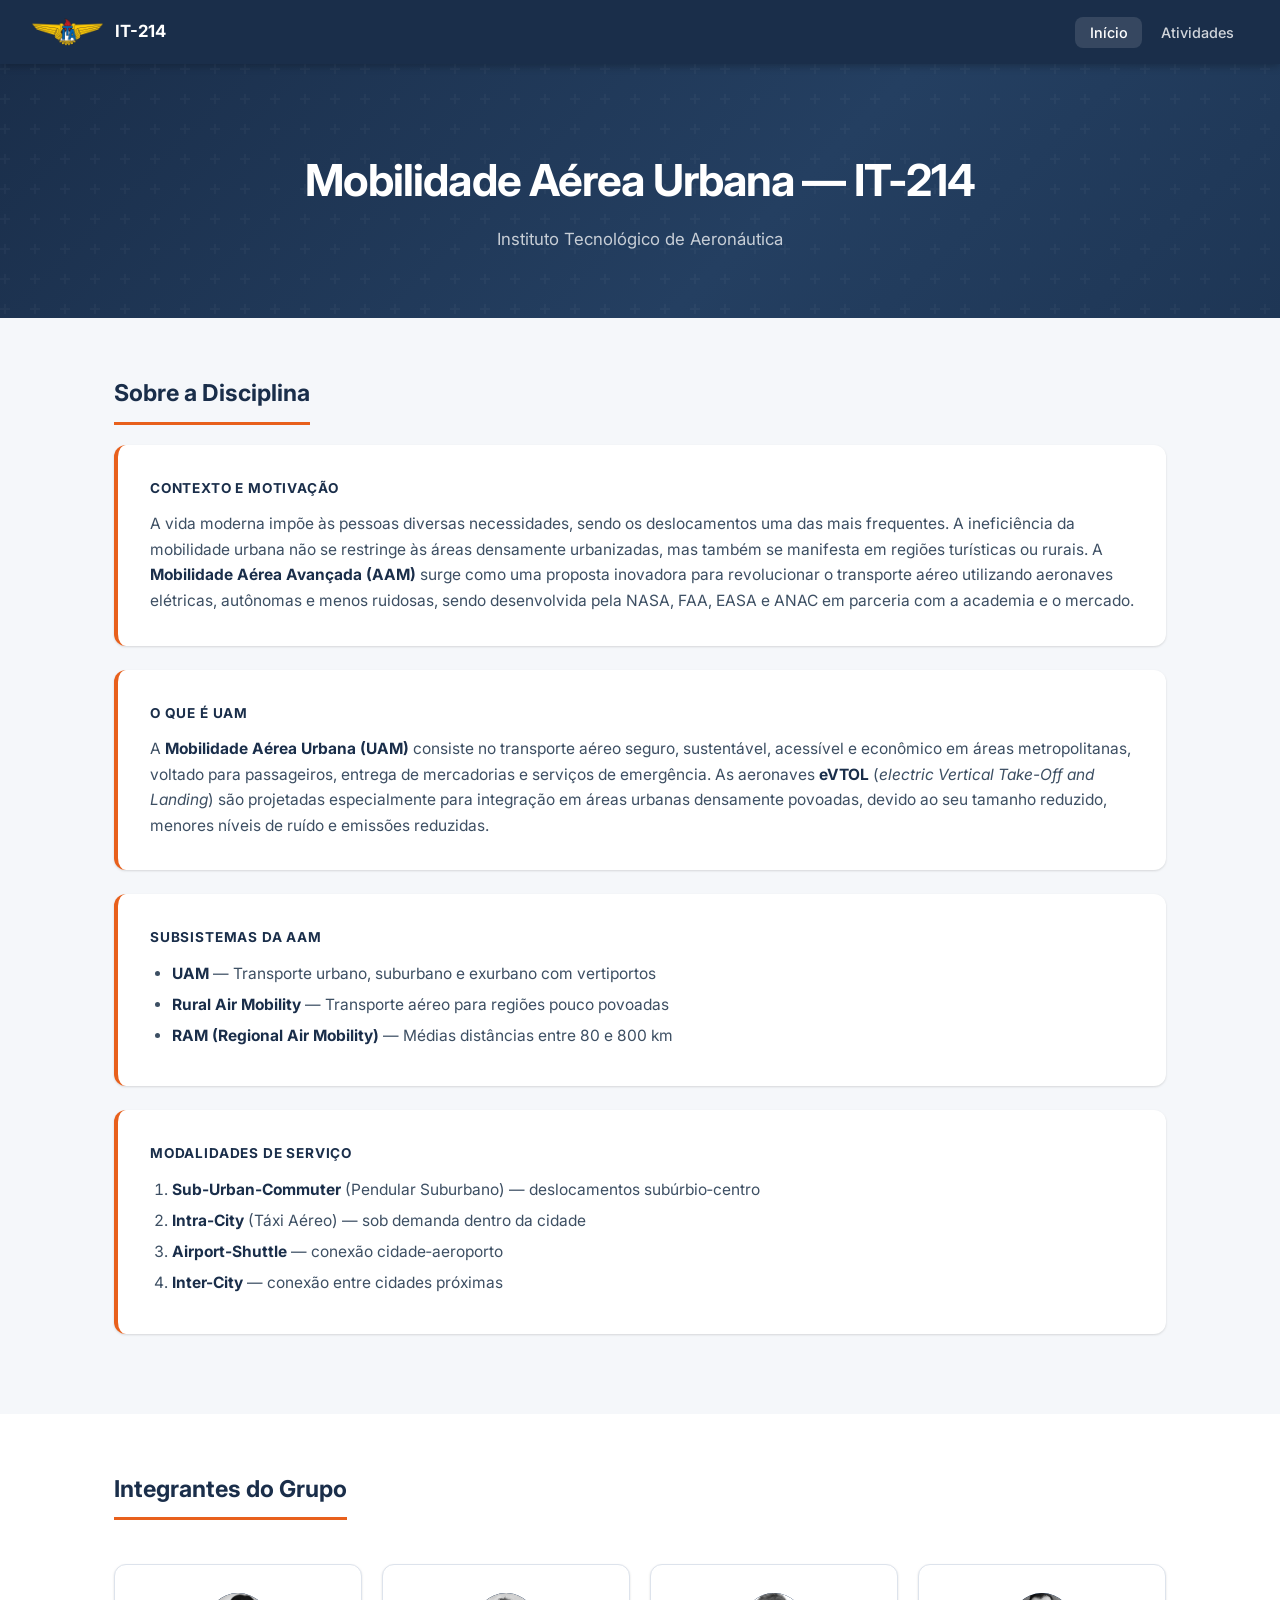
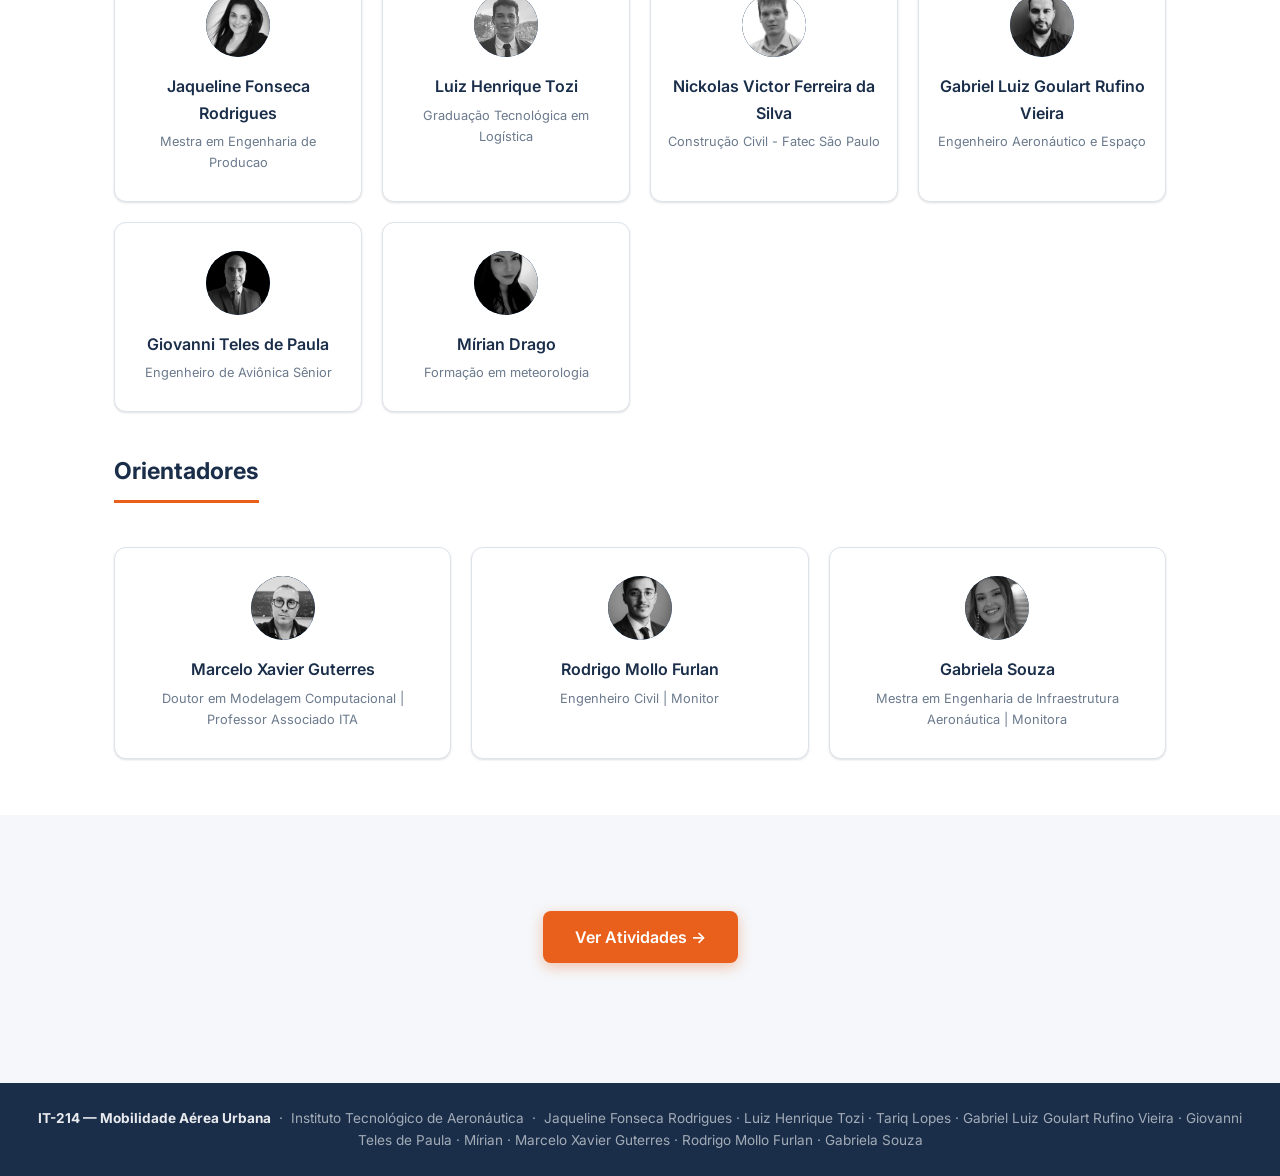
<file: index.html>
<!DOCTYPE html>
<html lang="pt-BR">
<head>
  <meta charset="UTF-8" />
  <meta name="viewport" content="width=device-width, initial-scale=1.0" />
  <meta http-equiv="refresh" content="0; url=pages/index.html" />
  <title>IT-214</title>
  <script>
    window.location.replace('pages/index.html');
  </script>
</head>
<body>
  <p>Redirecionando para <a href="pages/index.html">pages/index.html</a>…</p>
</body>
</html>
</file>
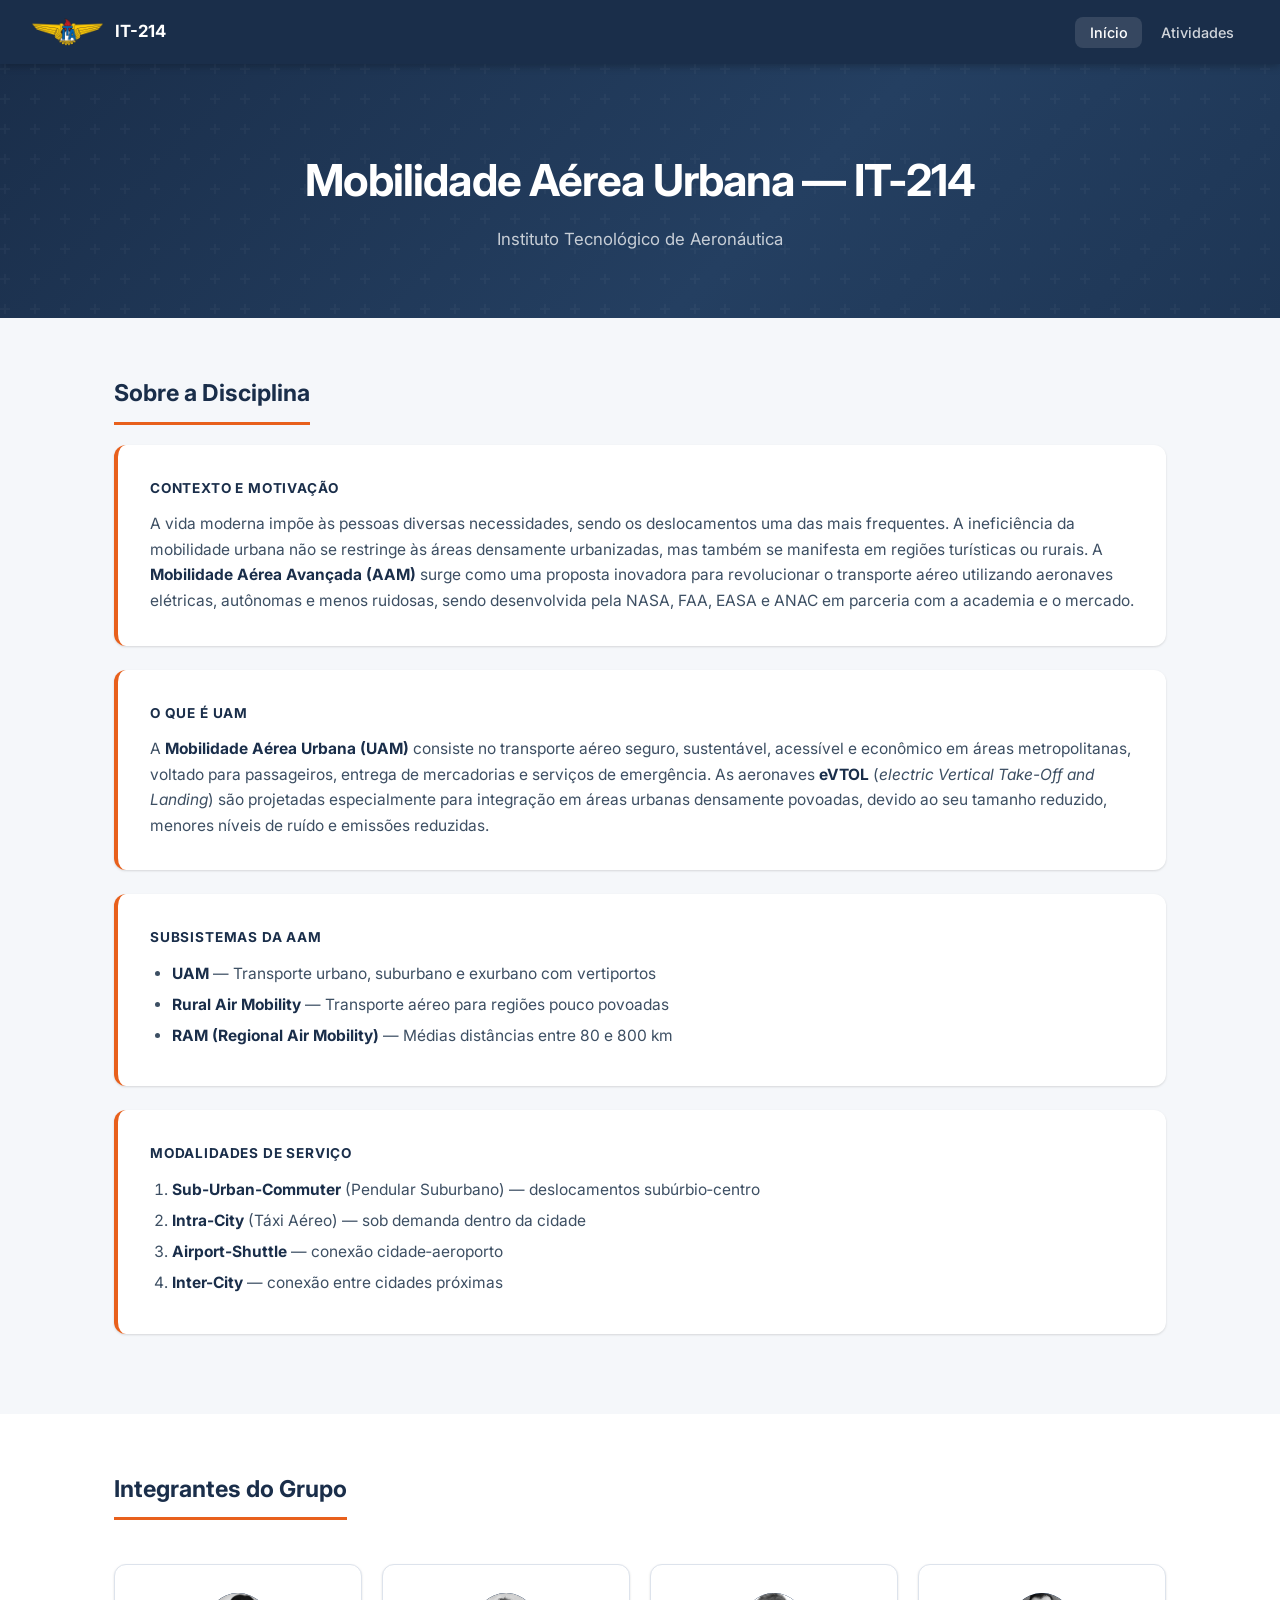
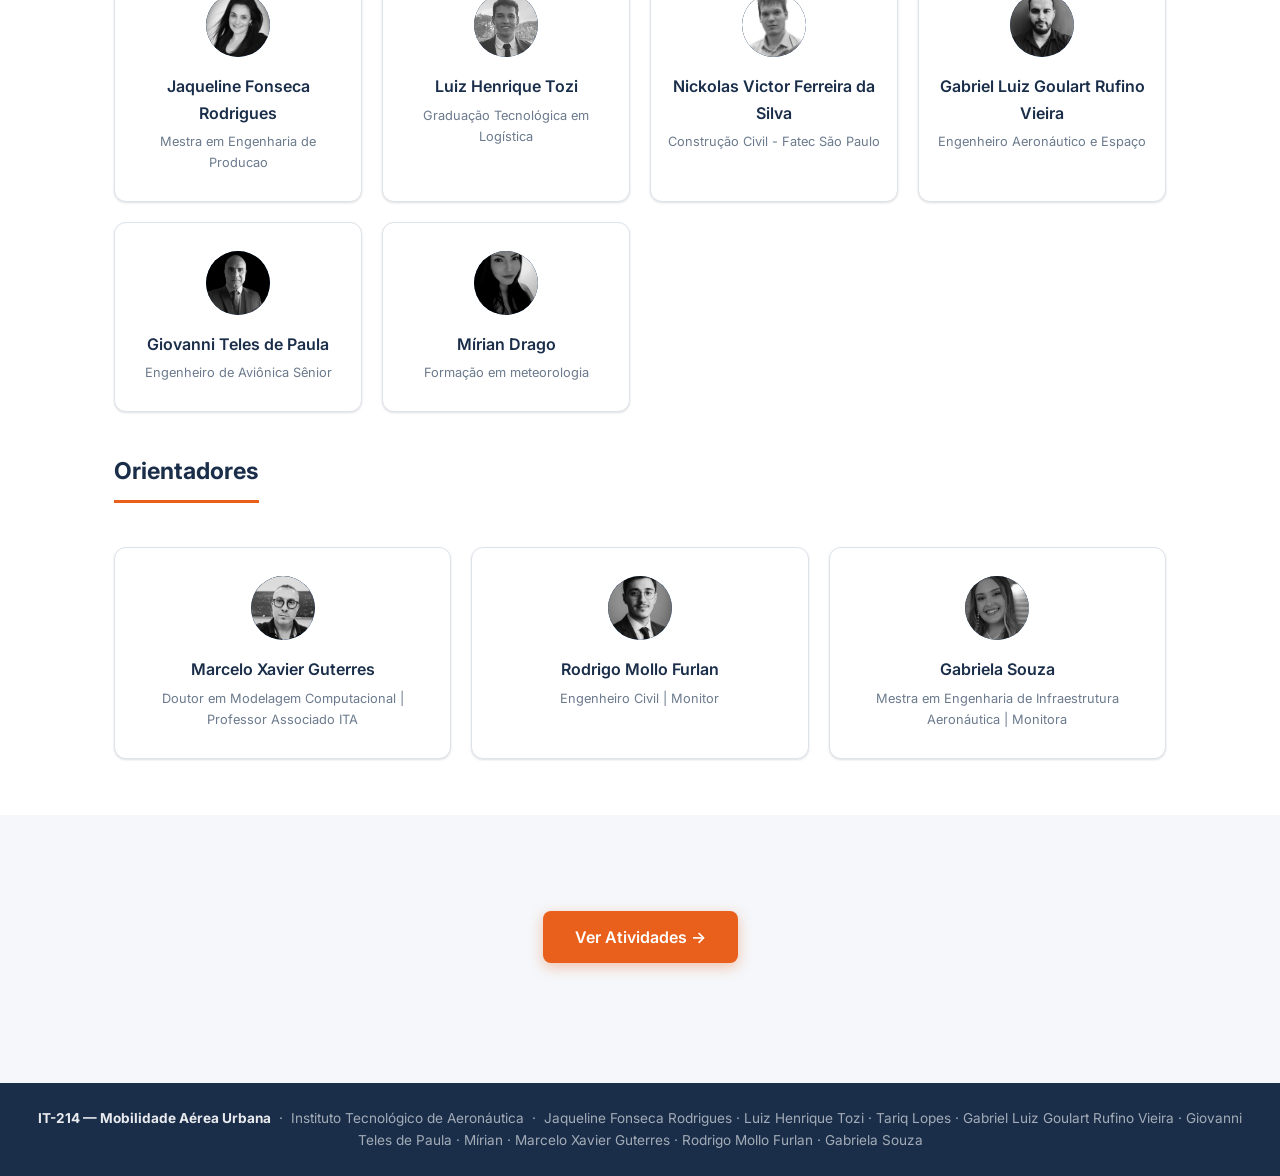
<file: pages/index.html>
<!DOCTYPE html>
<html lang="pt-BR">
<head>
  <meta charset="UTF-8" />
  <meta name="viewport" content="width=device-width, initial-scale=1.0" />
  <title>Mobilidade Aérea Urbana — IT-214 | ITA</title>
  <meta name="description" content="Disciplina IT-214 — Mobilidade Aérea Urbana do Instituto Tecnológico de Aeronáutica (ITA). Grupo: Jaqueline Rodrigues, Luiz Tozi, Tariq Lopes, Gabriel Rufino." />
  <link rel="stylesheet" href="css/style.css" />
</head>
<body>

  <!-- ── Navbar ──────────────────────────────────────────────── -->
  <nav class="navbar">
    <a href="index.html" class="navbar__brand">
      <img src="img/ita.png" alt="ITA" class="navbar__logo" />
      IT-214
    </a>
    <ul class="navbar__nav">
      <li><a href="index.html">Início</a></li>
      <li><a href="atividades.html">Atividades</a></li>
    </ul>
  </nav>

  <div class="page-wrapper">

    <!-- ── Hero ──────────────────────────────────────────────── -->
    <header class="hero">
      <h1 class="hero__title">Mobilidade Aérea Urbana — IT-214</h1>
      <p class="hero__subtitle">Instituto Tecnológico de Aeronáutica</p>
    </header>

    <!-- ── Intro ─────────────────────────────────────────────── -->
    <section class="section">
      <div class="container">
        <h2 class="section__title">Sobre a Disciplina</h2>

        <div class="intro-block">
          <h3>Contexto e Motivação</h3>
          <p>
            A vida moderna impõe às pessoas diversas necessidades, sendo os deslocamentos uma das mais frequentes.
            A ineficiência da mobilidade urbana não se restringe às áreas densamente urbanizadas, mas também se
            manifesta em regiões turísticas ou rurais. A <strong>Mobilidade Aérea Avançada (AAM)</strong> surge
            como uma proposta inovadora para revolucionar o transporte aéreo utilizando aeronaves elétricas,
            autônomas e menos ruidosas, sendo desenvolvida pela NASA, FAA, EASA e ANAC em parceria com a academia
            e o mercado.
          </p>
        </div>

        <div class="intro-block">
          <h3>O que é UAM</h3>
          <p>
            A <strong>Mobilidade Aérea Urbana (UAM)</strong> consiste no transporte aéreo seguro, sustentável,
            acessível e econômico em áreas metropolitanas, voltado para passageiros, entrega de mercadorias e
            serviços de emergência. As aeronaves <strong>eVTOL</strong> (<em>electric Vertical Take-Off and
            Landing</em>) são projetadas especialmente para integração em áreas urbanas densamente povoadas,
            devido ao seu tamanho reduzido, menores níveis de ruído e emissões reduzidas.
          </p>
        </div>

        <div class="intro-block">
          <h3>Subsistemas da AAM</h3>
          <ul>
            <li><strong>UAM</strong> — Transporte urbano, suburbano e exurbano com vertiportos</li>
            <li><strong>Rural Air Mobility</strong> — Transporte aéreo para regiões pouco povoadas</li>
            <li><strong>RAM (Regional Air Mobility)</strong> — Médias distâncias entre 80 e 800 km</li>
          </ul>
        </div>

        <div class="intro-block">
          <h3>Modalidades de Serviço</h3>
          <ol>
            <li><strong>Sub-Urban-Commuter</strong> (Pendular Suburbano) — deslocamentos subúrbio‑centro</li>
            <li><strong>Intra-City</strong> (Táxi Aéreo) — sob demanda dentro da cidade</li>
            <li><strong>Airport-Shuttle</strong> — conexão cidade‑aeroporto</li>
            <li><strong>Inter-City</strong> — conexão entre cidades próximas</li>
          </ol>
        </div>
      </div>
    </section>

    <!-- ── Team ───────────────────────────────────────────────── -->
    <section class="section section--alt">
      <div class="container">
        <h2 class="section__title">Integrantes do Grupo</h2>
        <div class="team-grid">

          <div class="team-card">
            <div class="team-card__avatar">
              <img src="img/jaqueline.jpeg" alt="Jaqueline Fonseca Rodrigues" class="team-card__avatar-img" />
            </div>
            <a href="https://www.linkedin.com/in/jaqueline-fonseca-rodrigues-86977033/" target="_blank" class="team-card__name">Jaqueline Fonseca Rodrigues</a>
            <div class="team-card__info">Mestra em Engenharia de Producao</div>
          </div>

          <div class="team-card">
            <div class="team-card__avatar">
              <img src="img/luiz.jpeg" alt="Luiz Henrique Tozi" class="team-card__avatar-img" />
            </div>
            <a href="https://linkedin.com/in/luizhenriquetozi" target="_blank" class="team-card__name">Luiz Henrique Tozi</a>
            <div class="team-card__info">Graduação Tecnológica em Logística</div>
          </div>

          <div class="team-card">
            <div class="team-card__avatar">
              <img src="img/Nikolas.jpeg" alt="Nickolas Victor Ferreira da Silva" class="team-card__avatar-img" />
            </div>
            <a href="https://www.linkedin.com/in/victornickolas" target="_blank" class="team-card__name">Nickolas Victor Ferreira da Silva</a>
            <div class="team-card__info">Construção Civil - Fatec São Paulo</div>
          </div>

          <div class="team-card">
            <div class="team-card__avatar">
              <img src="img/gabriel_goulart.png" alt="Gabriel Luiz Goulart Rufino Vieira" class="team-card__avatar-img" />
            </div>
            <a href="https://www.linkedin.com/in/gabriel-luiz-11294919b" target="_blank" class="team-card__name">Gabriel Luiz Goulart Rufino Vieira</a>
            <div class="team-card__info">Engenheiro Aeronáutico e Espaço</div>
          </div>

          <div class="team-card">
            <div class="team-card__avatar">
              <img src="img/giovanni.jpeg" alt="Giovanni Teles de Paula" class="team-card__avatar-img" />
            </div>
            <a href="https://www.linkedin.com/in/giovannitelesdepaula/pt" target="_blank" class="team-card__name">Giovanni Teles de Paula</a>
            <div class="team-card__info">Engenheiro de Aviônica Sênior</div>
          </div>

          <div class="team-card">
            <div class="team-card__avatar">
              <img src="img/mirian.jpg" alt="Mírian" class="team-card__avatar-img" />
            </div>
            <a href="https://www.linkedin.com/in/miriandrago" target="_blank" class="team-card__name">Mírian Drago</a>
            <div class="team-card__info">Formação em meteorologia</div>
          </div>

        </div>

        <h2 class="section__title section__title--spaced">Orientadores</h2>
        <div class="team-grid">

          <div class="team-card">
            <div class="team-card__avatar">
              <img src="img/marcelo_guterres.png" alt="Marcelo Xavier Guterres" class="team-card__avatar-img" />
            </div>
            <a href="https://www.linkedin.com/in/profguterres/" target="_blank" class="team-card__name">Marcelo Xavier Guterres</a>
            <div class="team-card__info">Doutor em Modelagem Computacional | Professor Associado ITA</div>
          </div>

          <div class="team-card">
            <div class="team-card__avatar">
              <img src="img/rodrigo_mollo.png" alt="Rodrigo Mollo Furlan" class="team-card__avatar-img" />
            </div>
            <a href="https://www.linkedin.com/in/rodrigo-furlan-67b264209/" target="_blank" class="team-card__name">Rodrigo Mollo Furlan</a>
            <div class="team-card__info">Engenheiro Civil | Monitor</div>
          </div>

          <div class="team-card">
            <div class="team-card__avatar">
              <img src="img/gabriela.png" alt="Gabriela Souza" class="team-card__avatar-img" />
            </div>
            <a href="https://www.linkedin.com/in/gabriela-souza-0510b0160/" target="_blank" class="team-card__name">Gabriela Souza</a>
            <div class="team-card__info">Mestra em Engenharia de Infraestrutura Aeronáutica | Monitora</div>
          </div>

        </div>
      </div>
    </section>

    <!-- ── CTA ───────────────────────────────────────────────── -->
    <section class="section">
      <div class="container">
        <div class="cta-wrapper">
          <a href="atividades.html" class="btn btn--primary">Ver Atividades →</a>
        </div>
      </div>
    </section>

    <footer>
      <strong>IT-214 — Mobilidade Aérea Urbana</strong> &nbsp;·&nbsp;
      Instituto Tecnológico de Aeronáutica &nbsp;·&nbsp;
      Jaqueline Fonseca Rodrigues · Luiz Henrique Tozi · Tariq Lopes · Gabriel Luiz Goulart Rufino Vieira · Giovanni Teles de Paula · Mírian · Marcelo Xavier Guterres · Rodrigo Mollo Furlan · Gabriela Souza
    </footer>

  </div><!-- /.page-wrapper -->

  <script src="js/main.js"></script>
</body>
</html>
</file>
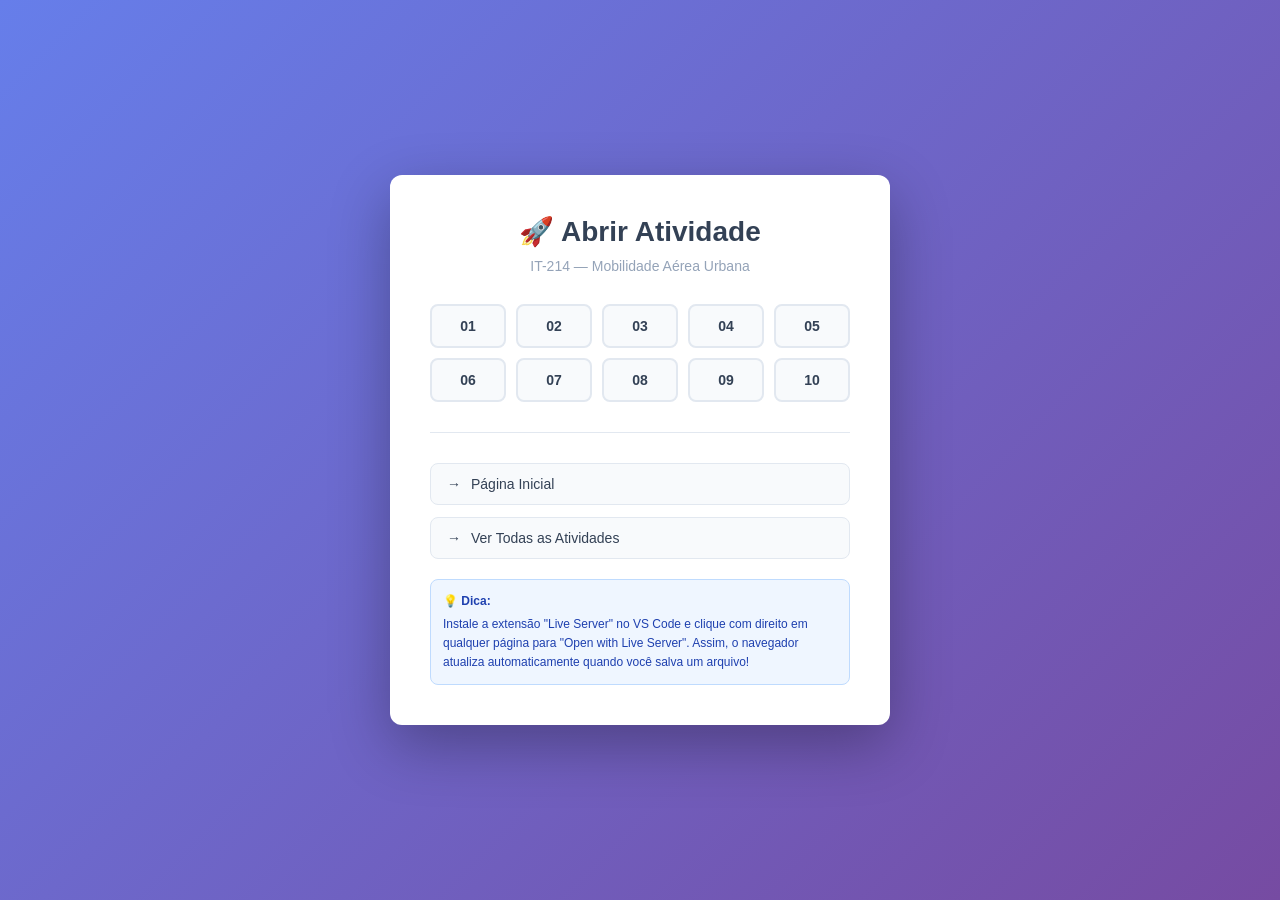
<file: pages/abrir-atividade.html>
<!DOCTYPE html>
<html lang="pt-BR">
<head>
  <meta charset="UTF-8" />
  <meta name="viewport" content="width=device-width, initial-scale=1.0" />
  <title>Abrir Atividade — IT-214</title>
  <style>
    * {
      margin: 0;
      padding: 0;
      box-sizing: border-box;
    }

    body {
      font-family: -apple-system, BlinkMacSystemFont, "Segoe UI", "Roboto", "Oxygen",
        "Ubuntu", "Cantarell", "Fira Sans", "Droid Sans", "Helvetica Neue",
        sans-serif;
      -webkit-font-smoothing: antialiased;
      -moz-osx-font-smoothing: grayscale;
      background: linear-gradient(135deg, #667eea 0%, #764ba2 100%);
      min-height: 100vh;
      display: flex;
      align-items: center;
      justify-content: center;
      padding: 20px;
    }

    .container {
      background: white;
      border-radius: 12px;
      box-shadow: 0 20px 60px rgba(0, 0, 0, 0.3);
      padding: 40px;
      max-width: 500px;
      width: 100%;
    }

    h1 {
      font-size: 28px;
      margin-bottom: 10px;
      color: #334155;
      text-align: center;
    }

    .subtitle {
      text-align: center;
      color: #94a3b8;
      margin-bottom: 30px;
      font-size: 14px;
    }

    .grid {
      display: grid;
      grid-template-columns: repeat(5, 1fr);
      gap: 10px;
      margin-bottom: 30px;
    }

    .activity-btn {
      padding: 12px;
      border: 2px solid #e2e8f0;
      background: #f8fafc;
      border-radius: 8px;
      font-size: 14px;
      font-weight: 600;
      cursor: pointer;
      transition: all 0.3s ease;
      color: #334155;
      text-decoration: none;
      display: flex;
      align-items: center;
      justify-content: center;
    }

    .activity-btn:hover {
      border-color: #667eea;
      background: #eef2ff;
      color: #667eea;
      transform: translateY(-2px);
    }

    .activity-btn:active {
      transform: translateY(0);
    }

    .divider {
      height: 1px;
      background: #e2e8f0;
      margin: 30px 0;
    }

    .quick-links {
      display: flex;
      flex-direction: column;
      gap: 12px;
    }

    .quick-link {
      padding: 12px 16px;
      background: #f8fafc;
      border: 1px solid #e2e8f0;
      border-radius: 8px;
      text-decoration: none;
      color: #334155;
      font-size: 14px;
      transition: all 0.3s ease;
      display: flex;
      align-items: center;
      gap: 10px;
    }

    .quick-link:hover {
      background: #eef2ff;
      border-color: #667eea;
      color: #667eea;
    }

    .quick-link::before {
      content: "→";
      font-weight: bold;
    }

    .info {
      background: #eff6ff;
      border: 1px solid #bfdbfe;
      border-radius: 8px;
      padding: 12px;
      font-size: 12px;
      color: #1e40af;
      margin-top: 20px;
      line-height: 1.6;
    }

    .info strong {
      display: block;
      margin-bottom: 4px;
    }
  </style>
</head>
<body>
  <div class="container">
    <h1>🚀 Abrir Atividade</h1>
    <p class="subtitle">IT-214 — Mobilidade Aérea Urbana</p>

    <div class="grid" id="activities-grid">
      <!-- Botões criados por JavaScript -->
    </div>

    <div class="divider"></div>

    <div class="quick-links">
      <a href="index.html" class="quick-link">Página Inicial</a>
      <a href="atividades.html" class="quick-link">Ver Todas as Atividades</a>
    </div>

    <div class="info">
      <strong>💡 Dica:</strong> Instale a extensão "Live Server" no VS Code e clique com direito em qualquer página para "Open with Live Server". Assim, o navegador atualiza automaticamente quando você salva um arquivo!
    </div>
  </div>

  <script>
    // Gerar botões para cada atividade
    const grid = document.getElementById('activities-grid');
    const TOTAL = 10;

    for (let i = 1; i <= TOTAL; i++) {
      const id = String(i).padStart(2, '0');
      const link = document.createElement('a');
      link.href = `atividade.html?id=${id}`;
      link.className = 'activity-btn';
      link.textContent = id;
      link.title = `Abrir Atividade ${id}`;
      grid.appendChild(link);
    }
  </script>
</body>
</html>
</file>
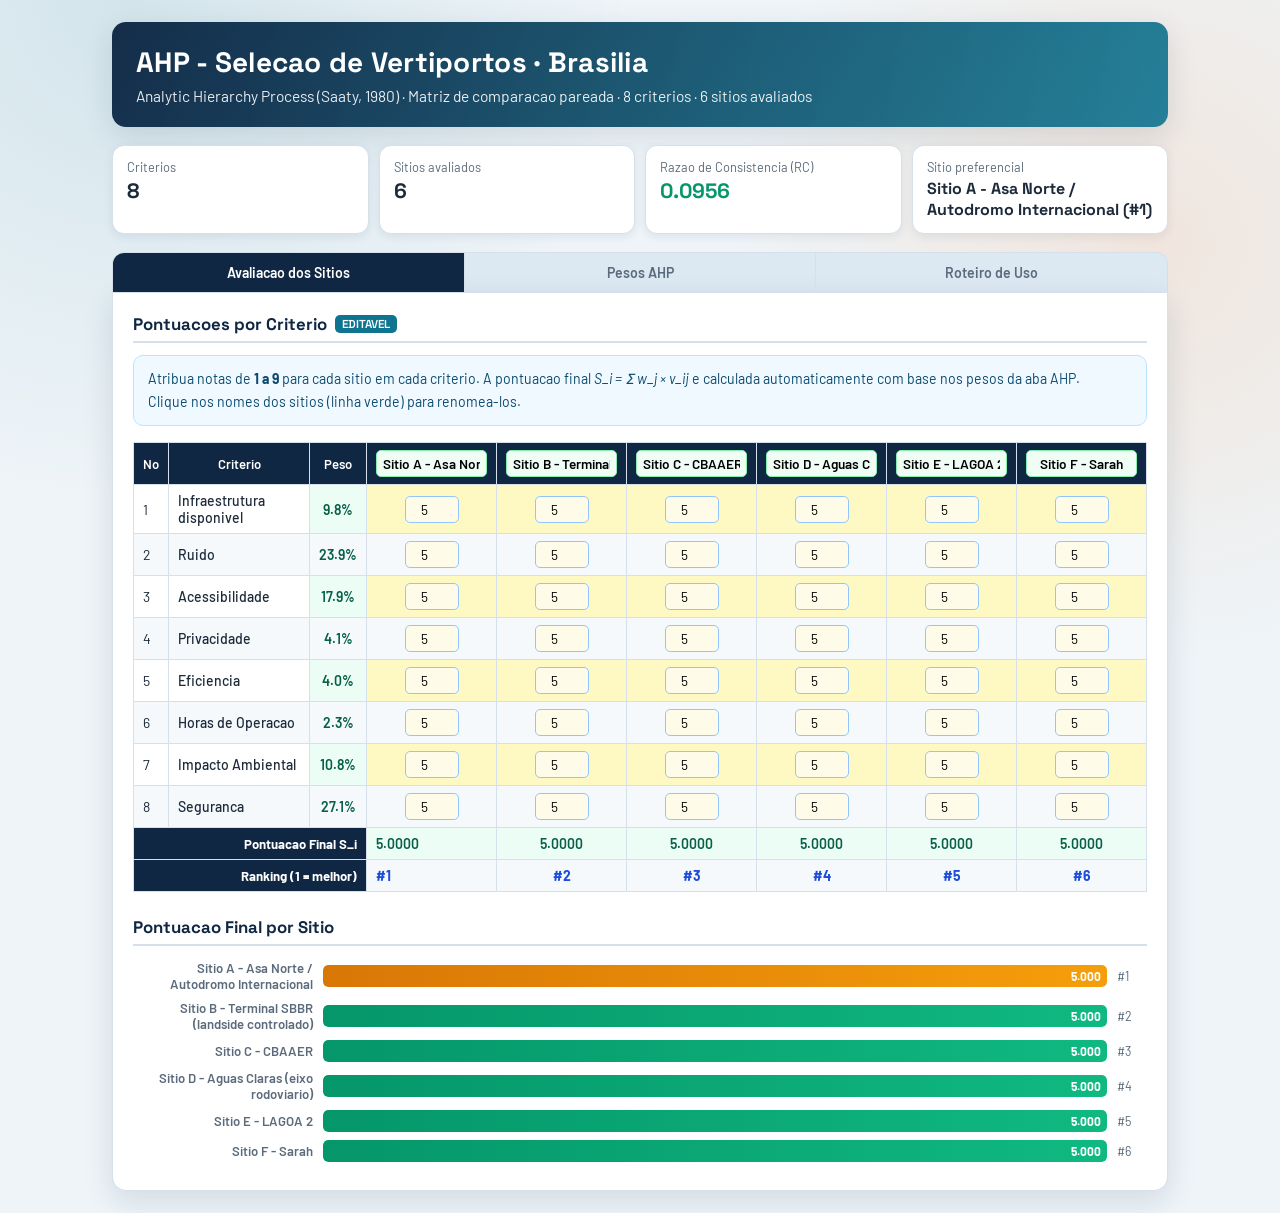
<file: pages/atv03-ahp.html>
<!DOCTYPE html>
<html lang="pt-BR">
<head>
  <meta charset="UTF-8" />
  <meta name="viewport" content="width=device-width, initial-scale=1.0" />
  <title>AHP - Selecao de Vertiportos</title>

  <link rel="preconnect" href="https://fonts.googleapis.com" />
  <link rel="preconnect" href="https://fonts.gstatic.com" crossorigin />
  <link href="https://fonts.googleapis.com/css2?family=Barlow:wght@400;500;600;700&family=Space+Grotesk:wght@500;700&display=swap" rel="stylesheet" />

  <style>
    :root {
      --bg: #eef4f8;
      --panel: #ffffff;
      --ink: #1d2a3a;
      --muted: #5b6b7c;
      --line: #d6e0ea;
      --accent: #ff7a1a;
      --accent-2: #0e7490;
      --radius: 14px;
      --shadow: 0 10px 30px rgba(17,38,65,0.12);
      --tab-active: #0f2742;
      --tab-bg: #dce8f2;
    }
    * { box-sizing: border-box; margin: 0; padding: 0; }

    body {
      font-family: "Barlow", system-ui, sans-serif;
      color: var(--ink);
      background:
        radial-gradient(circle at 10% 0%, rgba(14,116,144,0.12), transparent 30%),
        radial-gradient(circle at 90% 20%, rgba(255,122,26,0.12), transparent 28%),
        var(--bg);
      min-height: 100vh;
    }

    .wrap {
      max-width: 1100px;
      margin: 0 auto;
      padding: 22px;
      display: grid;
      gap: 18px;
    }

    .hero {
      border-radius: var(--radius);
      color: #fff;
      background:
        linear-gradient(120deg, rgba(9,36,66,0.95), rgba(14,116,144,0.9)),
        linear-gradient(45deg, rgba(255,122,26,0.2), transparent);
      padding: 22px 24px;
      box-shadow: var(--shadow);
      display: flex;
      align-items: flex-start;
      justify-content: space-between;
      gap: 16px;
      flex-wrap: wrap;
    }
    .hero h1 {
      font-family: "Space Grotesk", sans-serif;
      font-size: clamp(1.2rem, 2.2vw, 1.75rem);
      letter-spacing: 0.01em;
      margin-bottom: 6px;
    }
    .hero p { opacity: 0.9; font-size: 0.97rem; }
    .hero-badge {
      background: rgba(255,122,26,0.25);
      border: 1px solid rgba(255,122,26,0.5);
      color: #ffd6a5;
      border-radius: 8px;
      padding: 6px 14px;
      font-size: 0.82rem;
      font-weight: 600;
      white-space: nowrap;
      align-self: flex-start;
    }

    .kpi-grid {
      display: grid;
      grid-template-columns: repeat(4, minmax(130px, 1fr));
      gap: 10px;
    }
    .kpi {
      background: var(--panel);
      border: 1px solid var(--line);
      border-radius: 12px;
      padding: 13px 14px;
      box-shadow: 0 3px 10px rgba(20,50,80,0.08);
    }
    .kpi .label { color: var(--muted); font-size: 0.8rem; }
    .kpi .value {
      margin-top: 3px;
      font-weight: 700;
      font-family: "Space Grotesk", sans-serif;
      font-size: 1.3rem;
    }
    .kpi .value.ok { color: #059669; }
    .kpi .value.warn { color: #d97706; }
    .kpi .value.bad { color: #dc2626; }

    .tab-bar {
      display: flex;
      gap: 0;
      border-radius: 12px 12px 0 0;
      overflow: hidden;
      background: var(--tab-bg);
      border: 1px solid var(--line);
      border-bottom: none;
    }
    .tab-btn {
      flex: 1;
      padding: 11px 14px;
      border: none;
      background: transparent;
      font-family: "Barlow", sans-serif;
      font-size: 0.88rem;
      font-weight: 600;
      color: var(--muted);
      cursor: pointer;
      transition: all 0.2s;
      border-right: 1px solid var(--line);
      white-space: nowrap;
    }
    .tab-btn:last-child { border-right: none; }
    .tab-btn:hover { background: rgba(15,39,66,0.06); color: var(--ink); }
    .tab-btn.active {
      background: var(--tab-active);
      color: #fff;
    }

    .tab-panel {
      display: none;
      background: var(--panel);
      border: 1px solid var(--line);
      border-radius: 0 0 var(--radius) var(--radius);
      box-shadow: var(--shadow);
      padding: 20px;
    }
    .tab-panel.active { display: block; }

    table {
      width: 100%;
      border-collapse: collapse;
      font-size: 0.875rem;
    }
    th, td {
      border: 1px solid var(--line);
      padding: 7px 9px;
      text-align: center;
    }
    td:first-child, td:nth-child(2) { text-align: left; }
    th {
      background: #0f2742;
      color: #fff;
      font-weight: 600;
      font-size: 0.82rem;
    }
    tr:nth-child(even) td { background: #f5f9fc; }
    td.diag { background: #e2eaf2; font-weight: 700; color: #0f2742; }
    td.recip { background: #fef3e2; color: #92400e; font-size: 0.8rem; }
    td.input-cell { background: #fef9c3; }
    td.calc-cell { background: #ecfdf5; color: #065f46; font-weight: 600; }
    td.rank-cell { background: #eff6ff; color: #1d4ed8; font-weight: 700; }

    input[type="number"], input[type="text"] {
      width: 100%;
      border: 1px solid #93c5fd;
      border-radius: 5px;
      padding: 4px 6px;
      font-size: 0.85rem;
      font-family: "Barlow", sans-serif;
      background: #fefce8;
      text-align: center;
      outline: none;
      transition: border-color 0.2s, box-shadow 0.2s;
    }
    input[type="number"]:focus, input[type="text"]:focus {
      border-color: #3b82f6;
      box-shadow: 0 0 0 2px rgba(59,130,246,0.2);
    }
    input[type="text"].sitio-name {
      background: #f0fdf4;
      border-color: #86efac;
      font-weight: 600;
      text-align: center;
    }

    .section-title {
      font-family: "Space Grotesk", sans-serif;
      font-size: 1.05rem;
      font-weight: 700;
      color: #0f2742;
      margin-bottom: 12px;
      padding-bottom: 6px;
      border-bottom: 2px solid var(--line);
      display: flex;
      align-items: center;
      gap: 8px;
    }
    .section-title .tag {
      font-size: 0.72rem;
      background: var(--accent-2);
      color: #fff;
      border-radius: 5px;
      padding: 2px 7px;
      font-weight: 600;
    }

    .info-box {
      background: #f0f9ff;
      border: 1px solid #bae6fd;
      border-radius: 10px;
      padding: 12px 14px;
      font-size: 0.88rem;
      color: #0c4a6e;
      margin-bottom: 16px;
      line-height: 1.6;
    }

    .rc-badge {
      display: inline-flex;
      align-items: center;
      gap: 7px;
      padding: 7px 14px;
      border-radius: 999px;
      font-weight: 700;
      font-size: 0.9rem;
      font-family: "Space Grotesk", sans-serif;
    }
    .rc-badge.ok { background: #d1fae5; color: #065f46; border: 1.5px solid #6ee7b7; }
    .rc-badge.warn { background: #fef3c7; color: #92400e; border: 1.5px solid #fcd34d; }
    .rc-badge.bad { background: #fee2e2; color: #991b1b; border: 1.5px solid #fca5a5; }

    .rc-row {
      display: flex;
      align-items: center;
      gap: 14px;
      margin-top: 12px;
      flex-wrap: wrap;
    }

    .bar-chart-wrap {
      margin-top: 20px;
    }
    .bar-row {
      display: flex;
      align-items: center;
      gap: 10px;
      margin-bottom: 6px;
    }
    .bar-label {
      width: 170px;
      font-size: 0.82rem;
      text-align: right;
      color: var(--muted);
      flex-shrink: 0;
    }
    .bar-track {
      flex: 1;
      height: 18px;
      background: #e5eef7;
      border-radius: 4px;
      overflow: hidden;
    }
    .bar-fill {
      height: 100%;
      border-radius: 4px;
      background: linear-gradient(90deg, #0e7490, #0369a1);
      transition: width 0.5s ease;
      display: flex;
      align-items: center;
      justify-content: flex-end;
      padding-right: 5px;
    }
    .bar-pct {
      font-size: 0.72rem;
      font-weight: 700;
      color: #fff;
      white-space: nowrap;
    }

    .step-list { list-style: none; padding: 0; }
    .step-list li {
      display: flex;
      gap: 14px;
      padding: 12px 0;
      border-bottom: 1px solid var(--line);
    }
    .step-list li:last-child { border-bottom: none; }
    .step-num {
      width: 30px; height: 30px;
      border-radius: 50%;
      background: #0f2742;
      color: #fff;
      font-weight: 700;
      display: flex; align-items: center; justify-content: center;
      font-family: "Space Grotesk", sans-serif;
      font-size: 0.9rem;
      flex-shrink: 0;
    }
    .step-body strong { display: block; margin-bottom: 2px; color: #0f2742; }
    .step-body span { font-size: 0.88rem; color: var(--muted); line-height: 1.5; }

    .legend-grid {
      display: grid;
      grid-template-columns: repeat(2, 1fr);
      gap: 8px;
      margin-top: 10px;
    }
    .legend-item {
      display: flex; align-items: center; gap: 8px;
      font-size: 0.85rem; color: var(--muted);
    }
    .legend-swatch {
      width: 20px; height: 14px;
      border-radius: 3px;
      border: 1px solid rgba(0,0,0,0.1);
      flex-shrink: 0;
    }

    .saaty-table th { background: #374151; }
    .saaty-table td:first-child { font-weight: 600; text-align: center; }

    .score-bar-row { display: flex; align-items: center; gap: 10px; margin-bottom: 8px; }
    .score-bar-label { width: 180px; font-size: 0.82rem; color: var(--muted); text-align: right; flex-shrink: 0; font-weight: 600; }
    .score-bar-track { flex: 1; height: 22px; background: #e5eef7; border-radius: 5px; overflow: hidden; position: relative; }
    .score-bar-fill {
      height: 100%; border-radius: 5px;
      background: linear-gradient(90deg, #059669, #10b981);
      display: flex; align-items: center; justify-content: flex-end;
      padding-right: 6px; transition: width 0.6s ease;
    }
    .score-bar-fill.rank1 { background: linear-gradient(90deg, #d97706, #f59e0b); }
    .score-bar-val { font-size: 0.75rem; font-weight: 700; color: #fff; white-space: nowrap; }

    @media (max-width: 900px) {
      .kpi-grid { grid-template-columns: repeat(2, 1fr); }
      .tab-btn { font-size: 0.78rem; padding: 9px 8px; }
      .legend-grid { grid-template-columns: 1fr; }
      .score-bar-label { width: 120px; }
    }
  </style>
</head>
<body>
<main class="wrap">
  <section class="hero">
    <div>
      <h1>AHP - Selecao de Vertiportos · Brasilia</h1>
      <p>Analytic Hierarchy Process (Saaty, 1980) · Matriz de comparacao pareada · 8 criterios · 6 sitios avaliados</p>
    </div>
  </section>

  <section class="kpi-grid" aria-label="Indicadores">
    <article class="kpi">
      <div class="label">Criterios</div>
      <div class="value" id="kpi-n">8</div>
    </article>
    <article class="kpi">
      <div class="label">Sitios avaliados</div>
      <div class="value" id="kpi-s">6</div>
    </article>
    <article class="kpi">
      <div class="label">Razao de Consistencia (RC)</div>
      <div class="value ok" id="kpi-rc">0.0956</div>
    </article>
    <article class="kpi">
      <div class="label">Sitio preferencial</div>
      <div class="value" id="kpi-best" style="font-size:1rem">-</div>
    </article>
  </section>

  <div>
    <div class="tab-bar" role="tablist">
      <button class="tab-btn" role="tab" data-tab="sitios" onclick="switchTab('sitios')">Avaliacao dos Sitios</button>
      <button class="tab-btn" role="tab" data-tab="ahp" onclick="switchTab('ahp')">Pesos AHP</button>
      <button class="tab-btn" role="tab" data-tab="roteiro" onclick="switchTab('roteiro')">Roteiro de Uso</button>
    </div>

    <div class="tab-panel" id="tab-sitios">
      <p class="section-title">Pontuacoes por Criterio <span class="tag">EDITAVEL</span></p>
      <div class="info-box">
        Atribua notas de <strong>1 a 9</strong> para cada sitio em cada criterio. A pontuacao final <em>S_i = Σ w_j × v_ij</em> e calculada automaticamente com base nos pesos da aba AHP.<br>
        Clique nos nomes dos sitios (linha verde) para renomea-los.
      </div>

      <div style="overflow-x:auto;">
        <table id="tbl-sitios">
          <thead>
            <tr>
              <th>No</th>
              <th>Criterio</th>
              <th>Peso</th>
              <th id="th-s0"><input type="text" class="sitio-name" value="Sitio A - Asa Norte / Autodromo Internacional" onchange="calcSitios()" /></th>
              <th id="th-s1"><input type="text" class="sitio-name" value="Sitio B - Terminal SBBR (landside controlado)" onchange="calcSitios()" /></th>
              <th id="th-s2"><input type="text" class="sitio-name" value="Sitio C - CBAAER" onchange="calcSitios()" /></th>
              <th id="th-s3"><input type="text" class="sitio-name" value="Sitio D - Aguas Claras (eixo rodoviario)" onchange="calcSitios()" /></th>
              <th id="th-s4"><input type="text" class="sitio-name" value="Sitio E - LAGOA 2" onchange="calcSitios()" /></th>
              <th id="th-s5"><input type="text" class="sitio-name" value="Sitio F - Sarah" onchange="calcSitios()" /></th>
            </tr>
          </thead>
          <tbody id="sitios-body"></tbody>
          <tfoot>
            <tr>
              <td colspan="3" style="font-weight:700; background:#0f2742; color:#fff; text-align:right; font-size:0.82rem;">Pontuacao Final S_i</td>
              <td class="calc-cell" id="sf-0">-</td>
              <td class="calc-cell" id="sf-1">-</td>
              <td class="calc-cell" id="sf-2">-</td>
              <td class="calc-cell" id="sf-3">-</td>
              <td class="calc-cell" id="sf-4">-</td>
              <td class="calc-cell" id="sf-5">-</td>
            </tr>
            <tr>
              <td colspan="3" style="font-weight:700; background:#0f2742; color:#fff; text-align:right; font-size:0.82rem;">Ranking (1 = melhor)</td>
              <td class="rank-cell" id="rk-0">-</td>
              <td class="rank-cell" id="rk-1">-</td>
              <td class="rank-cell" id="rk-2">-</td>
              <td class="rank-cell" id="rk-3">-</td>
              <td class="rank-cell" id="rk-4">-</td>
              <td class="rank-cell" id="rk-5">-</td>
            </tr>
          </tfoot>
        </table>
      </div>

      <div class="bar-chart-wrap" id="sitios-chart-wrap" style="margin-top:24px;">
        <p class="section-title" style="margin-bottom:14px;">Pontuacao Final por Sitio</p>
        <div id="sitios-bars"></div>
      </div>
    </div>

    <div class="tab-panel" id="tab-ahp">
      <p class="section-title">Matriz de Comparacao Pareada <span class="tag">EDITAVEL</span></p>
      <div class="info-box">
        Preencha <strong>apenas o triangulo superior</strong> (celulas amarelas). A diagonal e fixa (= 1) e o triangulo inferior e reciproco automatico.<br>
        Leitura: <em>linha i vs coluna j</em> - quanto <strong>mais importante</strong> e o criterio da linha em relacao ao da coluna?
      </div>

      <div style="overflow-x:auto; margin-bottom:20px;">
        <table id="tbl-ahp"></table>
      </div>

      <div class="rc-row">
        <div>
          <div style="font-size:0.82rem; color:var(--muted); margin-bottom:4px;">Razao de Consistencia (RC)</div>
          <div class="rc-badge ok" id="rc-badge">RC = 0.0956 Consistente</div>
        </div>
        <div style="font-size:0.82rem; color:var(--muted); max-width:340px;">
          RC <= 0,10: consistente · RC <= 0,20: aceitavel · RC > 0,20: revisar julgamentos
        </div>
      </div>

      <div class="bar-chart-wrap" style="margin-top:24px;">
        <p class="section-title" style="margin-bottom:14px;">Pesos dos Criterios (%)</p>
        <div id="peso-bars"></div>
      </div>

      <div style="margin-top:24px;">
        <p class="section-title" style="margin-bottom:12px;">Tabela de Pesos</p>
        <table id="tbl-pesos" style="max-width:500px;">
          <thead>
            <tr><th>Rank</th><th>Criterio</th><th>Peso</th><th>Peso (%)</th></tr>
          </thead>
          <tbody id="pesos-body"></tbody>
        </table>
      </div>
    </div>

    <div class="tab-panel" id="tab-roteiro">
      <p class="section-title">Roteiro de Uso - Passo a Passo</p>

      <ul class="step-list">
        <li>
          <div class="step-num">1</div>
          <div class="step-body">
            <strong>Matriz de comparacao (aba Pesos AHP)</strong>
            <span>Preencha o triangulo superior (celulas amarelas) com valores de 1 a 9 conforme a tabela de Saaty. A diagonal e sempre 1 e o triangulo inferior e calculado automaticamente como o reciproco.</span>
          </div>
        </li>
        <li>
          <div class="step-num">2</div>
          <div class="step-body">
            <strong>Verifique a consistencia</strong>
            <span>A Razao de Consistencia (RC) e exibida no topo e na aba AHP. RC <= 0,10 indica consistencia aceitavel. Se RC > 0,10, revise os julgamentos da matriz.</span>
          </div>
        </li>
        <li>
          <div class="step-num">3</div>
          <div class="step-body">
            <strong>Nomeie os sitios (aba Avaliacao dos Sitios)</strong>
            <span>Clique nos campos verdes do cabecalho da tabela de avaliacao e substitua os nomes pelos locais candidatos.</span>
          </div>
        </li>
        <li>
          <div class="step-num">4</div>
          <div class="step-body">
            <strong>Atribua notas 1-9 por criterio</strong>
            <span>Nas celulas amarelas da tabela de avaliacao, insira a nota de cada sitio para cada criterio (1 = pior, 9 = melhor).</span>
          </div>
        </li>
        <li>
          <div class="step-num">5</div>
          <div class="step-body">
            <strong>Leia o resultado</strong>
            <span>A pontuacao final S_i = Σ w_j × v_ij e o ranking sao calculados automaticamente. O sitio de maior pontuacao e o preferencial.</span>
          </div>
        </li>
      </ul>

      <div style="margin-top:24px;">
        <p class="section-title" style="margin-bottom:12px;">Tabela de Importancia Relativa (Saaty)</p>
        <table class="saaty-table" style="max-width:680px;">
          <thead>
            <tr><th>Valor</th><th>Descricao</th><th>Reciproco</th></tr>
          </thead>
          <tbody>
            <tr><td>1</td><td>Igual importancia</td><td>1</td></tr>
            <tr><td>3</td><td>Moderadamente mais importante</td><td>1/3</td></tr>
            <tr><td>5</td><td>Mais importante</td><td>1/5</td></tr>
            <tr><td>7</td><td>Fortemente mais importante</td><td>1/7</td></tr>
            <tr><td>9</td><td>Extremamente mais importante</td><td>1/9</td></tr>
            <tr><td>2, 4, 6, 8</td><td>Valores intermediarios entre dois niveis adjacentes</td><td>1/2, 1/4, 1/6, 1/8</td></tr>
          </tbody>
        </table>
      </div>
    </div>
  </div>
</main>

<script>
const CRITERIOS = [
  "Infraestrutura disponivel",
  "Ruido",
  "Acessibilidade",
  "Privacidade",
  "Eficiencia",
  "Horas de Operacao",
  "Impacto Ambiental",
  "Seguranca"
];
const N = 8;
const S = 6;

const matrizUpper = [
  [1,   0.2,   0.17,  5,    4,    7,    1,    0.2],
  [null,1,     2,     6,    5,    8,    4,    0.5],
  [null,null,  1,     3,    4,    7,    3,    0.5],
  [null,null,  null,  1,    1,    3,    0.14, 0.2],
  [null,null,  null,  null, 1,    1,    0.5,  0.25],
  [null,null,  null,  null, null, 1,    0.13, 0.11],
  [null,null,  null,  null, null, null, 1,    0.33],
  [null,null,  null,  null, null, null, null, 1]
];

const scoresInit = Array.from({length:S}, ()=>Array(N).fill(5));
const RI = [0,0,0,0.58,0.90,1.12,1.24,1.32,1.41];

let matrix = buildFullMatrix(matrizUpper);
let scores = scoresInit.map(r=>[...r]);

function buildFullMatrix(upper) {
  const m = Array.from({length:N}, ()=>Array(N).fill(0));
  for (let i=0;i<N;i++) for (let j=0;j<N;j++) {
    if (i===j) { m[i][j]=1; continue; }
    if (upper[i][j]!==null) { m[i][j]=upper[i][j]; m[j][i]=1/upper[i][j]; }
  }
  return m;
}

function calcAHP(m) {
  const colSums = Array(N).fill(0);
  for (let j=0;j<N;j++) for (let i=0;i<N;i++) colSums[j]+=m[i][j];
  const norm = Array.from({length:N},()=>Array(N).fill(0));
  for (let i=0;i<N;i++) for (let j=0;j<N;j++) norm[i][j]=m[i][j]/colSums[j];
  const w = Array(N).fill(0);
  for (let i=0;i<N;i++) { for (let j=0;j<N;j++) w[i]+=norm[i][j]; w[i]/=N; }
  const mw = Array(N).fill(0);
  for (let i=0;i<N;i++) for (let j=0;j<N;j++) mw[i]+=m[i][j]*w[j];
  const lambdaMax = mw.reduce((s,v,i)=>s+v/w[i],0)/N;
  const CI=(lambdaMax-N)/(N-1);
  const RC=CI/(RI[N]||1.41);
  return {w,RC,lambdaMax};
}

function renderAHP() {
  const {w,RC} = calcAHP(matrix);
  const tbl = document.getElementById('tbl-ahp');
  let html='<thead><tr><th>i x j</th>';
  for(let j=0;j<N;j++) html+=`<th>${j+1}</th>`;
  html+='</tr></thead><tbody>';
  for(let i=0;i<N;i++){
    html+=`<tr><td style="text-align:left;font-size:0.8rem;background:#f8fafc;font-weight:600;">${i+1}. ${CRITERIOS[i]}</td>`;
    for(let j=0;j<N;j++){
      if(i===j){
        html+='<td class="diag">1</td>';
      } else if(j>i){
        const v=matrix[i][j];
        html+=`<td class="input-cell"><input type="number" min="0.1" max="9" step="0.01" value="${v.toFixed(2)}" onchange="updateMatrix(${i},${j},this.value)" style="width:68px;"/></td>`;
      } else {
        const v=matrix[i][j];
        html+=`<td class="recip">${formatMatVal(v)}</td>`;
      }
    }
    html+='</tr>';
  }
  html+='</tbody>';
  tbl.innerHTML=html;
  renderRC(RC);
  renderPesos(w);
}

function formatMatVal(v){
  if(Math.abs(v-1)<0.001) return '1';
  if(v<1){ const inv=Math.round(1/v); return `1/${inv}`; }
  return v%1===0?v.toFixed(0):v.toFixed(2);
}

function updateMatrix(i,j,val){
  const v=parseFloat(val);
  if(isNaN(v)||v<=0) return;
  matrix[i][j]=v; matrix[j][i]=1/v;
  renderAHP();
  calcSitios();
}

function renderRC(RC){
  const el=document.getElementById('rc-badge');
  const kpiEl=document.getElementById('kpi-rc');
  kpiEl.textContent=RC.toFixed(4);
  if(RC<=0.10){
    el.className='rc-badge ok';
    el.textContent=`RC = ${RC.toFixed(4)} Consistente`;
    kpiEl.className='value ok';
  } else if(RC<=0.20){
    el.className='rc-badge warn';
    el.textContent=`RC = ${RC.toFixed(4)} Aceitavel`;
    kpiEl.className='value warn';
  } else {
    el.className='rc-badge bad';
    el.textContent=`RC = ${RC.toFixed(4)} Inconsistente - revise`; 
    kpiEl.className='value bad';
  }
}

function renderPesos(w){
  const sorted=[...w.map((v,i)=>({i,v}))].sort((a,b)=>b.v-a.v);
  const barsDiv=document.getElementById('peso-bars');
  barsDiv.innerHTML='';
  sorted.forEach(({i,v})=>{
    const pct=(v*100).toFixed(1);
    barsDiv.innerHTML+=`<div class="bar-row">
      <div class="bar-label">${CRITERIOS[i]}</div>
      <div class="bar-track"><div class="bar-fill" style="width:${pct*2.2}%"><span class="bar-pct">${pct}%</span></div></div>
    </div>`;
  });
  const tbody=document.getElementById('pesos-body');
  tbody.innerHTML='';
  sorted.forEach(({i,v},rank)=>{
    tbody.innerHTML+=`<tr>
      <td class="rank-cell">${rank+1}</td>
      <td style="text-align:left">${CRITERIOS[i]}</td>
      <td class="calc-cell">${v.toFixed(6)}</td>
      <td class="calc-cell">${(v*100).toFixed(2)}%</td>
    </tr>`;
  });
}

function renderSitiosBody(){
  const {w}=calcAHP(matrix);
  const tbody=document.getElementById('sitios-body');
  tbody.innerHTML='';
  for(let c=0;c<N;c++){
    let row=`<tr>
      <td>${c+1}</td>
      <td style="text-align:left;font-weight:500">${CRITERIOS[c]}</td>
      <td class="calc-cell">${(w[c]*100).toFixed(1)}%</td>`;
    for(let s=0;s<S;s++){
      row+=`<td class="input-cell"><input type="number" min="1" max="9" step="1" value="${scores[s][c]}" onchange="updateScore(${s},${c},this.value)" style="width:54px;"/></td>`;
    }
    row+='</tr>';
    tbody.innerHTML+=row;
  }
}

function updateScore(s,c,val){
  const v=Math.max(1,Math.min(9,parseInt(val)||1));
  scores[s][c]=v;
  calcSitios();
}

function calcSitios(){
  const {w}=calcAHP(matrix);
  const finals=Array(S).fill(0);
  for(let s=0;s<S;s++) for(let c=0;c<N;c++) finals[s]+=w[c]*scores[s][c];
  const sorted=[...finals.map((v,i)=>({v,i}))].sort((a,b)=>b.v-a.v);
  const ranks=Array(S);
  sorted.forEach(({i},rank)=>ranks[i]=rank+1);
  for(let s=0;s<S;s++){
    document.getElementById(`sf-${s}`).textContent=finals[s].toFixed(4);
    document.getElementById(`rk-${s}`).textContent=`#${ranks[s]}`;
  }
  const bestIdx=sorted[0].i;
  const bestName=document.querySelector(`#th-s${bestIdx} input`)?.value||`Sitio ${String.fromCharCode(65+bestIdx)}`;
  document.getElementById('kpi-best').textContent=`${bestName} (#1)`;
  renderSitiosChart(finals, ranks);
}

function renderSitiosChart(finals, ranks){
  const wrap=document.getElementById('sitios-bars');
  const maxV=Math.max(...finals);
  const sorted=[...finals.map((v,i)=>({v,i,r:ranks[i]}))].sort((a,b)=>a.r-b.r);
  wrap.innerHTML='';
  sorted.forEach(({v,i,r})=>{
    const pct=((v/maxV)*100).toFixed(1);
    const name=document.querySelector(`#th-s${i} input`)?.value||`Sitio ${String.fromCharCode(65+i)}`;
    wrap.innerHTML+=`<div class="score-bar-row">
      <div class="score-bar-label">${name}</div>
      <div class="score-bar-track"><div class="score-bar-fill ${r===1?'rank1':''}" style="width:${pct}%"><span class="score-bar-val">${v.toFixed(3)}</span></div></div>
      <div style="font-size:0.78rem;color:var(--muted);width:30px">#${r}</div>
    </div>`;
  });
}

function switchTab(id){
  document.querySelectorAll('.tab-panel').forEach(p=>p.classList.remove('active'));
  document.querySelectorAll('.tab-btn').forEach(b=>b.classList.remove('active'));
  document.getElementById('tab-'+id).classList.add('active');
  document.querySelector(`[data-tab="${id}"]`).classList.add('active');
  if(id==='ahp') renderAHP();
  if(id==='sitios') { renderSitiosBody(); calcSitios(); }
}

window.addEventListener('DOMContentLoaded',()=>{
  switchTab('sitios');
});
</script>
</body>
</html>
</file>
<file: pages/css/style.css>
/* ============================================================
   IT-214 — Mobilidade Aérea Urbana
   Instituto Tecnológico de Aeronáutica
   ============================================================ */

@import url('https://fonts.googleapis.com/css2?family=Inter:wght@300;400;500;600;700&family=Roboto+Mono:wght@400;500&display=swap');

/* ── Variables ─────────────────────────────────────────────── */
:root {
  --color-primary:   #1a2e4a;
  --color-accent:    #e8601c;
  --color-bg:        #f5f7fa;
  --color-surface:   #ffffff;
  --color-text:      #1f2d3d;
  --color-muted:     #6b7a8d;
  --color-border:    #dde3ec;
  --color-success:   #28a745;
  --color-soon:      #8a9bb0;
  --shadow-sm:       0 1px 3px rgba(0,0,0,.08), 0 1px 2px rgba(0,0,0,.06);
  --shadow-md:       0 4px 12px rgba(0,0,0,.10), 0 2px 4px rgba(0,0,0,.06);
  --shadow-lg:       0 10px 30px rgba(0,0,0,.12), 0 4px 8px rgba(0,0,0,.06);
  --radius:          8px;
  --radius-lg:       12px;
  --navbar-h:        64px;
  --font-body:       'Inter', sans-serif;
  --font-mono:       'Roboto Mono', monospace;
  --transition:      .2s ease;
}

/* ── Reset ──────────────────────────────────────────────────── */
*, *::before, *::after { box-sizing: border-box; margin: 0; padding: 0; }
html { scroll-behavior: smooth; }
body {
  font-family: var(--font-body);
  background: var(--color-bg);
  color: var(--color-text);
  line-height: 1.65;
  font-size: 16px;
}
a { color: var(--color-accent); text-decoration: none; }
a:hover { text-decoration: underline; }
img { max-width: 100%; display: block; }

/* ── Navbar ─────────────────────────────────────────────────── */
.navbar {
  position: fixed;
  top: 0; left: 0; right: 0;
  height: var(--navbar-h);
  background: var(--color-primary);
  display: flex;
  align-items: center;
  padding: 0 2rem;
  z-index: 1000;
  box-shadow: 0 2px 8px rgba(0,0,0,.25);
}

.navbar__brand {
  display: flex;
  align-items: center;
  gap: .75rem;
  color: #fff;
  font-weight: 700;
  font-size: 1.05rem;
  text-decoration: none;
  flex: 1;
}
.navbar__brand:hover { text-decoration: none; }

.navbar__logo {
  height: 40px;
  flex-shrink: 0;
  object-fit: contain;
}

.navbar__nav {
  display: flex;
  gap: .25rem;
  list-style: none;
}

.navbar__nav a {
  color: rgba(255,255,255,.8);
  padding: .45rem .9rem;
  border-radius: var(--radius);
  font-size: .9rem;
  font-weight: 500;
  transition: background var(--transition), color var(--transition);
}
.navbar__nav a:hover,
.navbar__nav a.active {
  background: rgba(255,255,255,.12);
  color: #fff;
  text-decoration: none;
}

/* ── Page wrapper ───────────────────────────────────────────── */
.page-wrapper {
  padding-top: var(--navbar-h);
  min-height: 100vh;
}

/* ── Hero ───────────────────────────────────────────────────── */
.hero {
  background: linear-gradient(135deg, var(--color-primary) 0%, #243f61 60%, #1e3655 100%);
  color: #fff;
  padding: 5rem 2rem 4rem;
  text-align: center;
  position: relative;
  overflow: hidden;
}
.hero::before {
  content: '';
  position: absolute;
  inset: 0;
  background: url("data:image/svg+xml,%3Csvg width='60' height='60' viewBox='0 0 60 60' xmlns='http://www.w3.org/2000/svg'%3E%3Cg fill='none' fill-rule='evenodd'%3E%3Cg fill='%23ffffff' fill-opacity='0.03'%3E%3Cpath d='M36 34v-4h-2v4h-4v2h4v4h2v-4h4v-2h-4zm0-30V0h-2v4h-4v2h4v4h2V6h4V4h-4zM6 34v-4H4v4H0v2h4v4h2v-4h4v-2H6zM6 4V0H4v4H0v2h4v4h2V6h4V4H6z'/%3E%3C/g%3E%3C/g%3E%3C/svg%3E");
}

.hero__title {
  font-size: clamp(1.75rem, 4vw, 2.75rem);
  font-weight: 700;
  margin-bottom: .6rem;
  letter-spacing: -.02em;
  position: relative;
}

.hero__subtitle {
  font-size: 1.05rem;
  opacity: .75;
  font-weight: 400;
  position: relative;
}

/* ── Container ──────────────────────────────────────────────── */
.container {
  max-width: 1100px;
  margin: 0 auto;
  padding: 0 1.5rem;
}

/* ── Section ────────────────────────────────────────────────── */
.section {
  padding: 3.5rem 0;
}
.section--alt {
  background: var(--color-surface);
}

.section__title {
  font-size: 1.45rem;
  font-weight: 700;
  color: var(--color-primary);
  margin-bottom: 1.25rem;
  padding-bottom: .6rem;
  border-bottom: 3px solid var(--color-accent);
  display: inline-block;
}

/* ── Intro text ─────────────────────────────────────────────── */
.intro-block {
  background: var(--color-surface);
  border-radius: var(--radius-lg);
  padding: 2rem;
  margin-bottom: 1.5rem;
  box-shadow: var(--shadow-sm);
  border-left: 4px solid var(--color-accent);
}
.intro-block h3 {
  font-size: .85rem;
  font-weight: 700;
  color: var(--color-primary);
  margin-bottom: .75rem;
  text-transform: uppercase;
  letter-spacing: .06em;
}
.intro-block p,
.intro-block ul,
.intro-block ol {
  color: #3d4f63;
  font-size: .97rem;
}
.intro-block ul, .intro-block ol {
  padding-left: 1.4rem;
  margin-top: .5rem;
}
.intro-block li { margin-bottom: .35rem; }
.intro-block strong { color: var(--color-primary); }

/* ── Team cards ─────────────────────────────────────────────── */
.team-grid {
  display: grid;
  grid-template-columns: repeat(auto-fit, minmax(200px, 1fr));
  gap: 1.25rem;
  margin-top: 1.5rem;
}

.section__title--spaced {
  margin-top: 2.5rem;
}

.team-card {
  background: var(--color-surface);
  border-radius: var(--radius-lg);
  padding: 1.75rem 1rem;
  text-align: center;
  box-shadow: var(--shadow-sm);
  border: 1px solid var(--color-border);
  transition: transform var(--transition), box-shadow var(--transition);
}
.team-card:hover {
  transform: translateY(-4px);
  box-shadow: var(--shadow-md);
}
.team-card__avatar {
  width: 64px; height: 64px;
  border-radius: 50%;
  background: linear-gradient(135deg, var(--color-primary), #2d5080);
  display: flex; align-items: center; justify-content: center;
  margin: 0 auto 1rem;
  color: #fff;
  overflow: hidden;
}
.team-card__avatar--blank {
  background: #fff;
  border: 1px solid var(--color-border);
}
.team-card__avatar img {
  width: 100%;
  height: 100%;
  object-fit: cover;
  border-radius: 50%;
}
.team-card__avatar-img {
  filter: grayscale(100%);
}
.team-card__name {
  font-weight: 600;
  font-size: 1rem;
  color: var(--color-primary);
  margin-bottom: .3rem;
  display: inline-block;
  transition: color var(--transition);
}
.team-card__name:hover {
  text-decoration: underline;
}
.team-card__name[href] {
  cursor: pointer;
}
.team-card__info {
  font-size: .8rem;
  color: var(--color-muted);
}

.team-card__logo-link {
  text-decoration: none;
  cursor: pointer;
  display: flex;
  flex-direction: column;
  align-items: center;
}
.team-card__logo-link:hover .team-card__name {
  text-decoration: underline;
}

/* ── CTA Button ─────────────────────────────────────────────── */
.cta-wrapper {
  text-align: center;
  padding: 2.5rem 0 1rem;
}
.btn {
  display: inline-flex;
  align-items: center;
  gap: .5rem;
  padding: .8rem 2rem;
  border-radius: var(--radius);
  font-family: var(--font-body);
  font-size: 1rem;
  font-weight: 600;
  cursor: pointer;
  border: none;
  transition: background var(--transition), transform var(--transition), box-shadow var(--transition);
  text-decoration: none;
}
.btn--primary {
  background: var(--color-accent);
  color: #fff;
  box-shadow: 0 4px 14px rgba(232,96,28,.35);
}
.btn--primary:hover {
  background: #cf5418;
  transform: translateY(-2px);
  box-shadow: 0 6px 18px rgba(232,96,28,.45);
  text-decoration: none;
  color: #fff;
}
.btn--outline {
  background: transparent;
  color: var(--color-primary);
  border: 2px solid var(--color-primary);
}
.btn--outline:hover {
  background: var(--color-primary);
  color: #fff;
  text-decoration: none;
}
.btn--sm {
  padding: .5rem 1.1rem;
  font-size: .88rem;
}

/* ── Breadcrumb ─────────────────────────────────────────────── */
.breadcrumb {
  display: flex;
  align-items: center;
  gap: .5rem;
  font-size: .88rem;
  color: var(--color-muted);
  padding: 1.25rem 0;
  flex-wrap: wrap;
}
.breadcrumb a { color: var(--color-accent); font-weight: 500; }
.breadcrumb a:hover { text-decoration: underline; }
.breadcrumb__sep { opacity: .5; }

/* ── Activities Grid ────────────────────────────────────────── */
.activities-header {
  background: var(--color-primary);
  color: #fff;
  padding: 2.5rem 2rem 2rem;
}
.activities-header__title {
  font-size: 1.85rem;
  font-weight: 700;
  margin-bottom: .4rem;
}
.activities-header__sub {
  opacity: .7;
  font-size: .95rem;
}

.activities-grid {
  display: grid;
  grid-template-columns: repeat(2, 1fr);
  gap: 1.25rem;
  padding: 2rem 0;
}

@media (max-width: 680px) {
  .activities-grid { grid-template-columns: 1fr; }
}

.activity-card {
  background: var(--color-surface);
  border-radius: var(--radius-lg);
  padding: 1.5rem;
  box-shadow: var(--shadow-sm);
  border: 1px solid var(--color-border);
  cursor: pointer;
  transition: transform var(--transition), box-shadow var(--transition), border-color var(--transition);
  text-decoration: none;
  color: inherit;
  display: flex;
  flex-direction: column;
  gap: .6rem;
}
.activity-card:hover {
  transform: translateY(-4px);
  box-shadow: var(--shadow-md);
  border-color: var(--color-accent);
  text-decoration: none;
  color: inherit;
}

.activity-card__number {
  font-size: 2.5rem;
  font-weight: 800;
  color: var(--color-accent);
  line-height: 1;
  font-variant-numeric: tabular-nums;
}
.activity-card__title {
  font-size: 1.05rem;
  font-weight: 700;
  color: var(--color-primary);
}
.activity-card__sub {
  font-size: .85rem;
  color: var(--color-muted);
}

.badge {
  display: inline-block;
  padding: .25rem .7rem;
  border-radius: 99px;
  font-size: .75rem;
  font-weight: 600;
  letter-spacing: .04em;
  align-self: flex-start;
  margin-top: auto;
}
.badge--available {
  background: #e6f9ec;
  color: var(--color-success);
}
.badge--soon {
  background: #eef0f3;
  color: var(--color-soon);
}

/* ── Activity page ──────────────────────────────────────────── */
.activity-page-header {
  background: linear-gradient(135deg, var(--color-primary) 0%, #243f61 100%);
  color: #fff;
  padding: 2.5rem 2rem 2rem;
}
.activity-page-header__label {
  font-size: .8rem;
  text-transform: uppercase;
  letter-spacing: .1em;
  opacity: .65;
  margin-bottom: .4rem;
}
.activity-page-header__title {
  font-size: 1.85rem;
  font-weight: 700;
}

.activity-nav {
  display: flex;
  justify-content: space-between;
  gap: 1rem;
  padding: 1.5rem 0 2.5rem;
  flex-wrap: wrap;
}

/* ── Markdown content ───────────────────────────────────────── */
.markdown-body {
  background: var(--color-surface);
  border-radius: var(--radius-lg);
  padding: 2.5rem;
  box-shadow: var(--shadow-sm);
  line-height: 1.8;
}

.markdown-body h1,
.markdown-body h2,
.markdown-body h3,
.markdown-body h4 {
  color: var(--color-primary);
  margin-top: 1.75rem;
  margin-bottom: .75rem;
  font-weight: 700;
  line-height: 1.3;
}
.markdown-body h1 { font-size: 1.75rem; border-bottom: 2px solid var(--color-border); padding-bottom: .5rem; }
.markdown-body h2 { font-size: 1.35rem; }
.markdown-body h3 { font-size: 1.1rem; }

.markdown-body p { margin-bottom: 1rem; }

.markdown-body a { color: var(--color-accent); }

.markdown-body blockquote {
  border-left: 4px solid var(--color-accent);
  background: #fdf5f0;
  margin: 1rem 0;
  padding: 1rem 1.25rem;
  border-radius: 0 var(--radius) var(--radius) 0;
  color: #4a3020;
  font-style: italic;
}
.markdown-body blockquote p { margin: 0; }

.markdown-body table {
  width: 100%;
  border-collapse: collapse;
  margin: 1.25rem 0;
  font-size: .93rem;
}
.markdown-body th,
.markdown-body td {
  border: 1px solid var(--color-border);
  padding: .6rem .9rem;
}
.markdown-body th {
  background: var(--color-primary);
  color: #fff;
  font-weight: 600;
  text-align: left;
}
.markdown-body td {
  text-align: left;
}
.markdown-body tr:nth-child(even) td { background: #f8fafc; }

/* Alinha apenas colunas explicitamente marcadas como numéricas no Markdown */
.markdown-body th[align="right"],
.markdown-body td[align="right"] {
  text-align: right;
}

.markdown-body th[align="center"],
.markdown-body td[align="center"] {
  text-align: center;
}

.markdown-body th[align="left"],
.markdown-body td[align="left"] {
  text-align: left;
}

.markdown-body ul,
.markdown-body ol {
  padding-left: 1.75rem;
  margin-bottom: 1rem;
}
.markdown-body li { margin-bottom: .4rem; }

.markdown-body code {
  font-family: var(--font-mono);
  font-size: .88em;
  background: #eef1f5;
  padding: .15em .4em;
  border-radius: 4px;
  color: #c0392b;
}
.markdown-body pre {
  background: #1e2d40;
  color: #cdd9e5;
  padding: 1.25rem 1.5rem;
  border-radius: var(--radius);
  overflow-x: auto;
  margin-bottom: 1.25rem;
}
.markdown-body pre code {
  background: none;
  color: inherit;
  padding: 0;
  font-size: .9rem;
}

.markdown-body hr {
  border: none;
  border-top: 2px solid var(--color-border);
  margin: 2rem 0;
}

.markdown-body strong { color: var(--color-primary); }

/* ── Not published state ────────────────────────────────────── */
.not-published {
  text-align: center;
  padding: 4rem 2rem;
  color: var(--color-muted);
}
.not-published__icon {
  font-size: 3rem;
  margin-bottom: 1rem;
  opacity: .4;
}
.not-published__title {
  font-size: 1.25rem;
  font-weight: 600;
  margin-bottom: .5rem;
  color: var(--color-primary);
}

/* ── Loading ────────────────────────────────────────────────── */
.loading {
  display: flex;
  align-items: center;
  justify-content: center;
  gap: .75rem;
  padding: 3rem;
  color: var(--color-muted);
  font-size: .95rem;
}
.spinner {
  width: 22px; height: 22px;
  border: 3px solid var(--color-border);
  border-top-color: var(--color-accent);
  border-radius: 50%;
  animation: spin .7s linear infinite;
}
@keyframes spin { to { transform: rotate(360deg); } }

/* ── Footer ─────────────────────────────────────────────────── */
footer {
  background: var(--color-primary);
  color: rgba(255,255,255,.6);
  text-align: center;
  padding: 1.5rem;
  font-size: .85rem;
  margin-top: 3rem;
}
footer strong { color: rgba(255,255,255,.9); }

/* ── Responsive ─────────────────────────────────────────────── */
@media (max-width: 768px) {
  .navbar { padding: 0 1rem; }
  .hero { padding: 3.5rem 1rem 2.5rem; }
  .container { padding: 0 1rem; }
  .markdown-body { padding: 1.5rem; }
  .activity-nav { flex-direction: column; }
  .activity-nav .btn { width: 100%; justify-content: center; }
}
</file>
